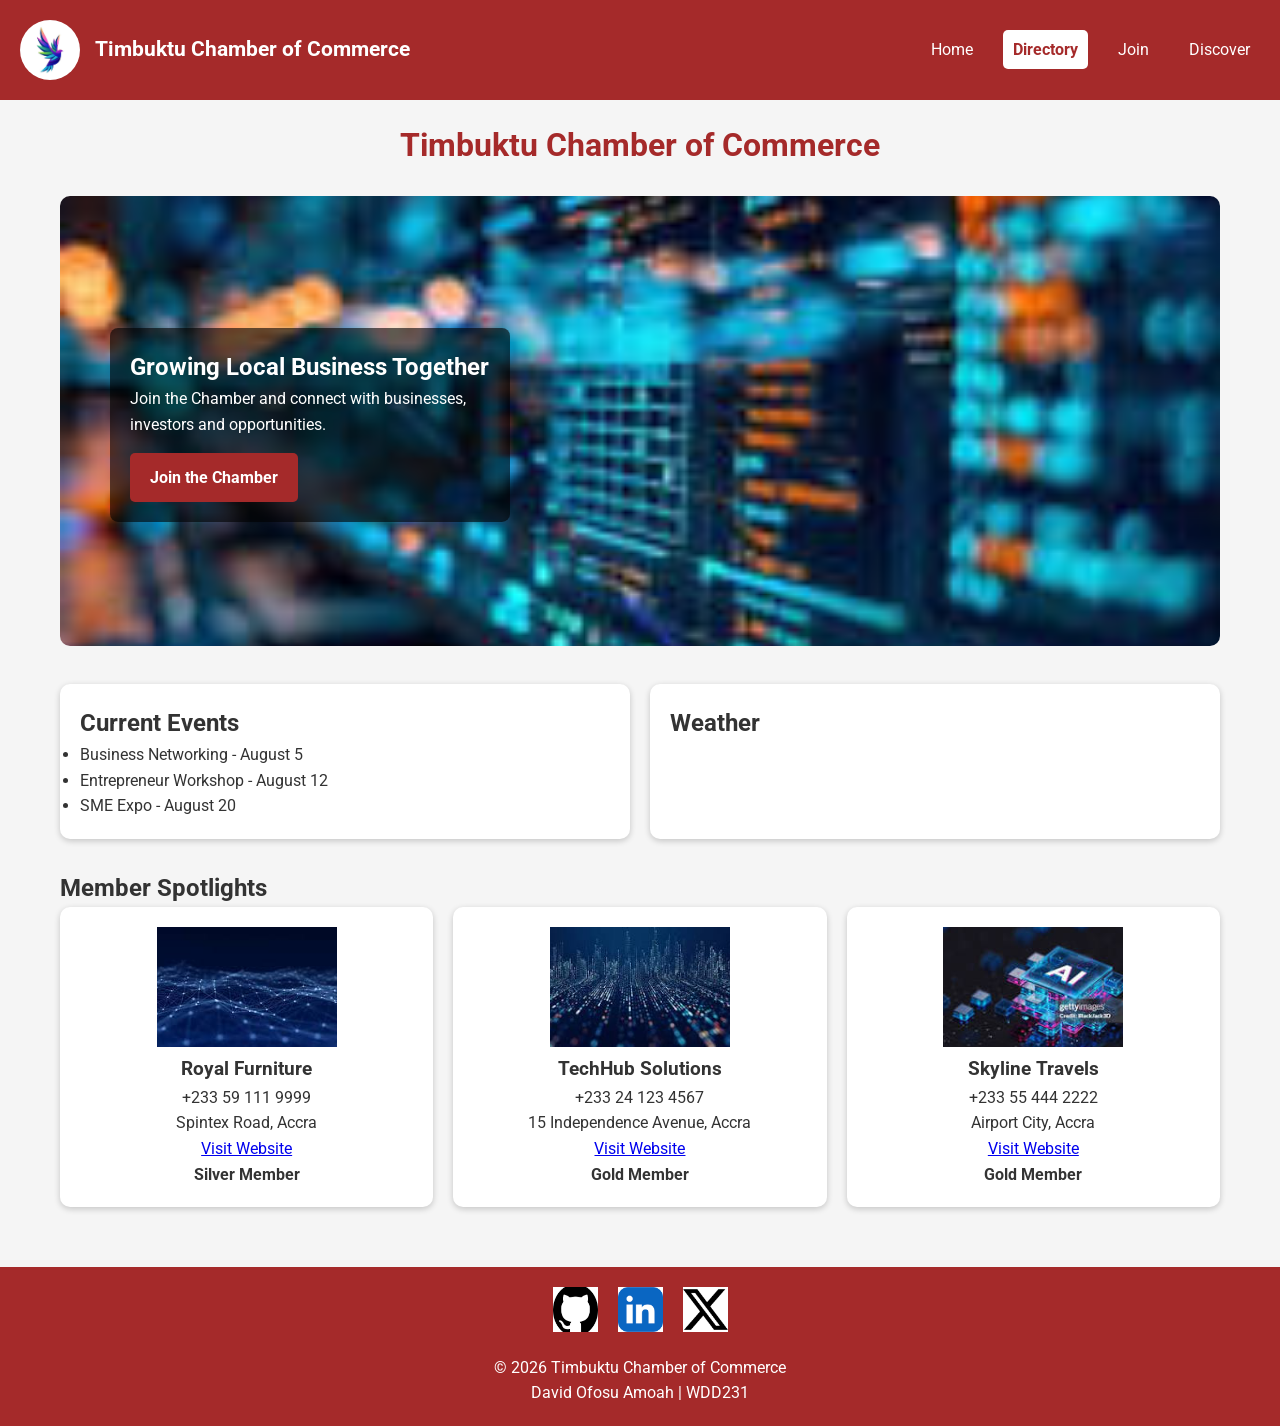
<file: chamber/index.html>
<!DOCTYPE html>
<html lang="en">
<head>
    <meta charset="UTF-8">
    <meta name="viewport" content="width=device-width, initial-scale=1.0">

    <title>Chamber of Commerce at Timbuktu Directory</title>
    

    <meta name="description" content="Business directory for the Timbuktu Chamber of Commerce.">
    <meta name="author" content="David Amoah">

    
    <meta property="og:title" content="Timbuktu Chamber of Commerce">
    <meta property="og:description" content="Join the Timbuktu Chamber of Commerce to discover local businesses, events, and opportunities for growth.">
    <meta property="og:image" content="https://ofosusu.github.io/wdd231/chamber/images/tech4.jpeg">
    <meta property="og:url" content="https://ofosusu.github.io/wdd231/chamber/index.html">

    
    <link rel="preconnect" href="https://fonts.googleapis.com">
    <link rel="preconnect" href="https://fonts.gstatic.com" crossorigin>

    <link href="https://fonts.googleapis.com/css2?family=Roboto:wght@300;400;500;700&display=swap" rel="stylesheet">

    
    <link rel="stylesheet" href="styles/styles.css">
    <link rel="stylesheet" href="styles/page.css">

    
    <script src="scripts/chamber.js" defer></script>
    <script src="scripts/script.js" defer></script>
    

<link rel="icon" href="images/favicon.ico">
</head>

<body>

<header>

    <nav class="header">

        <div class="head">

            <img
                src="images/logo1.jpeg"
                alt="Timbuktu Chamber Logo"
                width="50"
                height="50">

            <span id="title">
                Timbuktu Chamber of Commerce
            </span>

        </div>

        

        <button id="menu">
            &#9776;
        </button>

        <div class="navigation">

            <ul>

                <li>
                    <a href="index.html">
                        Home
                    </a>
                </li>

                <li>
                    <a href="directory.html" class="active">
                        Directory
                    </a>
                </li>

                <li>
                    <a href="join.html">
                        Join
                    </a>
                </li>

                <li>
                    <a href="discover.html">
                        Discover
                    </a>
                </li>

            </ul>

        </div>

    </nav>

</header>

<main>

<h1>Timbuktu Chamber of Commerce</h1>

<section class="hero">

    <img src="images/tech4.jpeg"
         alt="Timbuktu Business Community">

    <div class="hero-text">

        <h2>Growing Local Business Together</h2>

        <p>
            Join the Chamber and connect with businesses,
            investors and opportunities.
        </p>

        <a href="join.html" class="cta">
            Join the Chamber
        </a>

    </div>

</section>



<section class="home-grid">

<section class="events">

<h2>Current Events</h2>

<ul>

<li>Business Networking - August 5</li>

<li>Entrepreneur Workshop - August 12</li>

<li>SME Expo - August 20</li>

</ul>

</section>



<section class="weather">

<h2>Weather</h2>

<div id="current-weather"></div>

<div id="forecast"></div>

</section>

</section>



<section>

<h2>Member Spotlights</h2>

<div id="spotlights"></div>

</section>

</main>



<footer>

    <div class="social">
  <a href="https://github.com/ofosusu" target="_blank">
    <img src="images/github_icon.png" alt="GitHub">
</a>

<a href="https://linkedin.com/in/https://www.linkedin.com/in/david-ofosu-amoah-bb22a3314/" target="_blank">
    <img src="images/linkedin_logo.png" alt="LinkedIn">
</a>

<a href="https://x.com/@davedofosu" target="_blank">
    <img src="images/xlogo.png" alt="X">
</a>
        

    </div>

    <p>

        &copy; 2026 Timbuktu Chamber of Commerce

    </p>

    <p>

        David Ofosu Amoah | WDD231

    </p>

</footer>

</body>
</html>
</file>
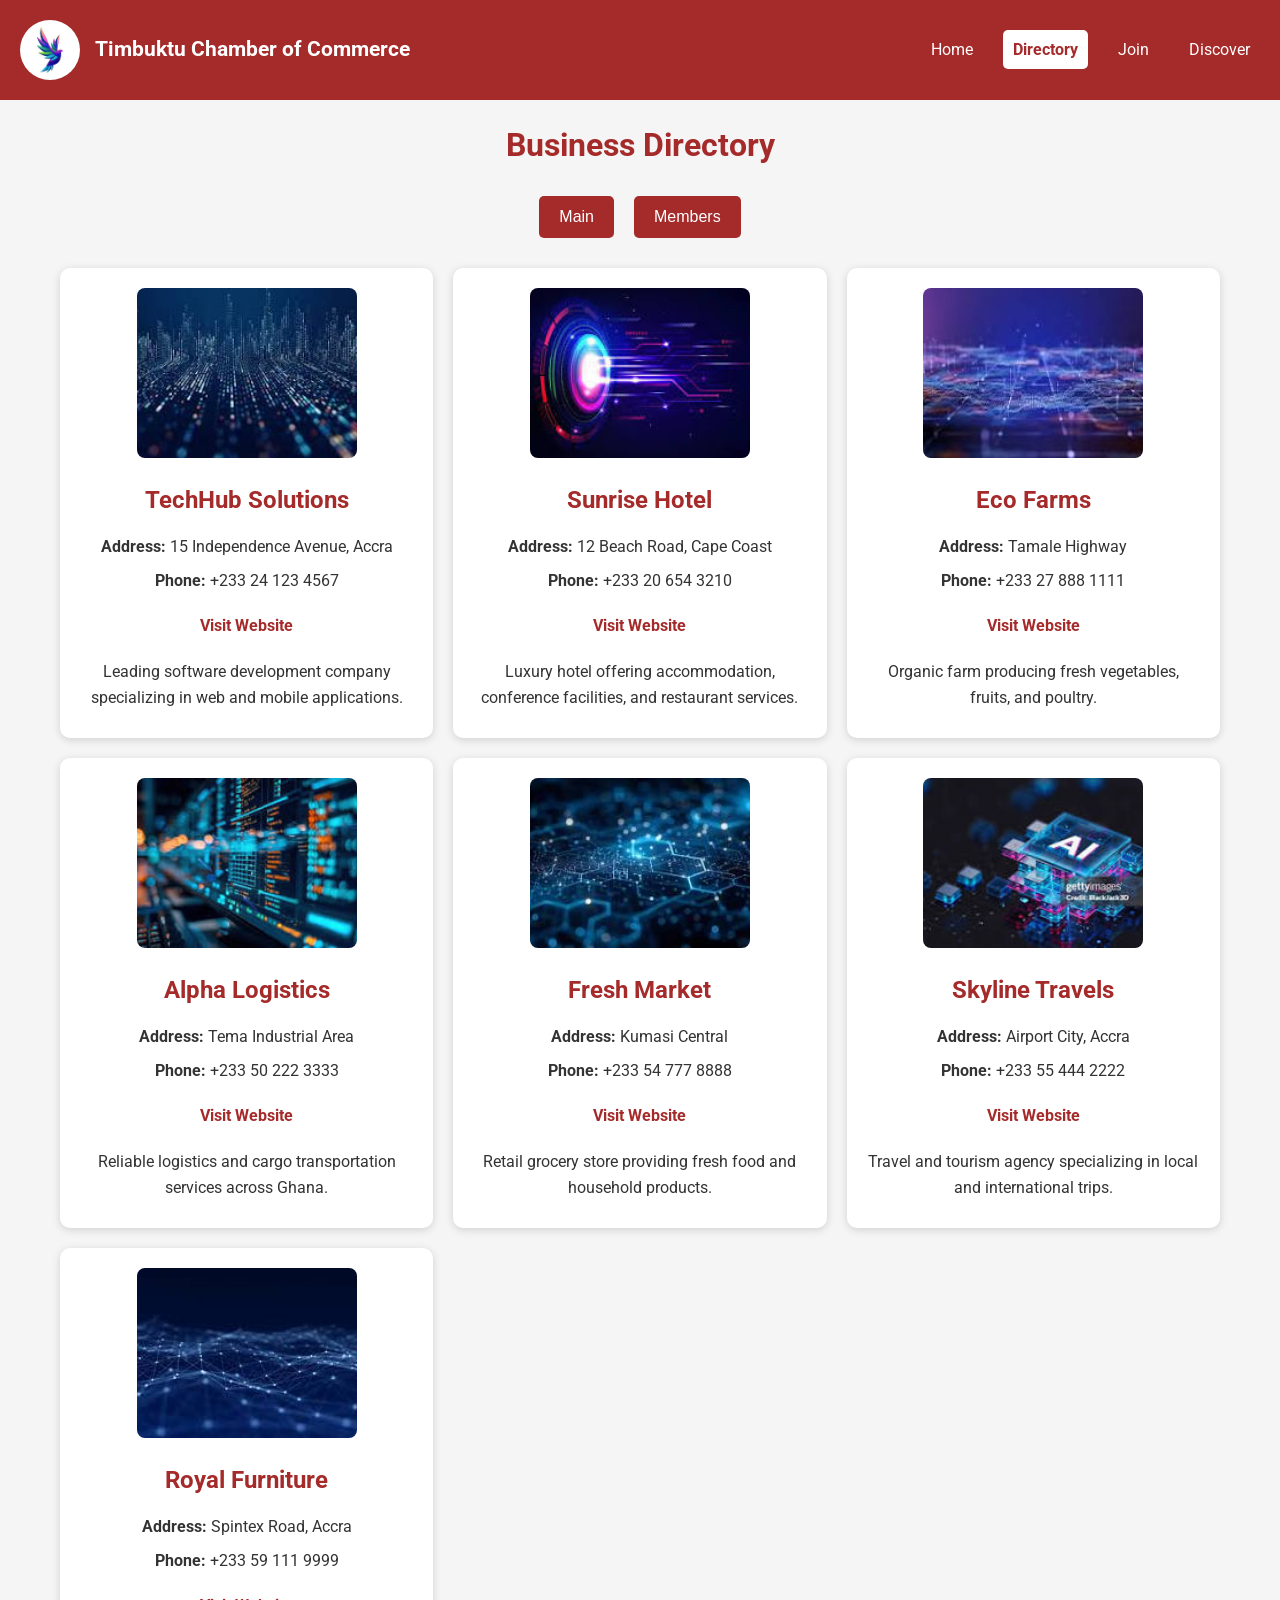
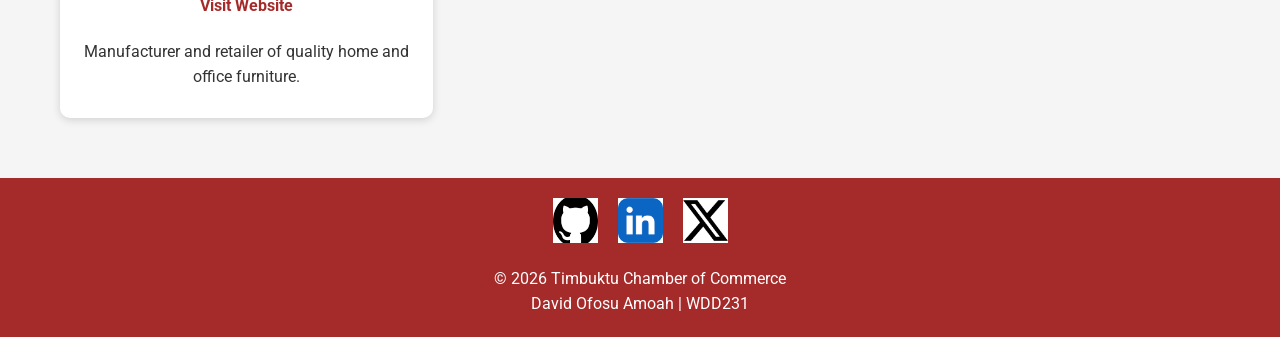
<file: chamber/directory.html>
<!DOCTYPE html>
<html lang="en">
<head>
    <meta charset="UTF-8">
    <meta name="viewport" content="width=device-width, initial-scale=1.0">

    <title>Chamber of Commerce at Timbuktu Directory</title>
    

    <meta name="description" content="Business directory for the Timbuktu Chamber of Commerce.">
    <meta name="author" content="David Amoah">

    
    <meta property="og:title" content="Timbuktu Chamber of Commerce">
    <meta property="og:description" content="Business Directory of Chamber Members present today looking ready">
    <meta property="og:image" content="[data-uri]">
    <meta property="og:url" content="https://ofosusu.github.io/wdd231/chamber/directory.html">

    
    <link rel="preconnect" href="https://fonts.googleapis.com">
    <link rel="preconnect" href="https://fonts.gstatic.com" crossorigin>

    <link href="https://fonts.googleapis.com/css2?family=Roboto:wght@300;400;500;700&display=swap" rel="stylesheet">

    
    <link rel="stylesheet" href="styles/styles.css">
    <link rel="stylesheet" href="styles/page.css">

    
    <script src="scripts/scripts.js" defer></script>

    
    <link rel="icon" href="favicon.ico">
</head>

<body>

<header>

    <nav class="header">

        <div class="head">

            <img
                src="images/logo1.jpeg"
                alt="Timbuktu Chamber Logo"
                width="50"
                height="50">

            <span id="title">
                Timbuktu Chamber of Commerce
            </span>

        </div>

        

        <button id="menu">
            &#9776;
        </button>

        <div class="navigation">

            <ul>

                <li>
                    <a href="index.html">
                        Home
                    </a>
                </li>

                <li>
                    <a href="directory.html" class="active">
                        Directory
                    </a>
                </li>

                <li>
                    <a href="join.html">
                        Join
                    </a>
                </li>

                <li>
                    <a href="discover.html">
                        Discover
                    </a>
                </li>

            </ul>

        </div>

    </nav>

</header>

<main>

    <h1>Business Directory</h1>

    <div class="buttons">

        <button id="grid">
            Main
        </button>

        <button id="list">
            Members
        </button>

    </div>

    <section
        id="members"
        class="grid">

    </section>

</main>

<footer>

    <div class="social">
  <a href="https://github.com/ofosusu" target="_blank">
    <img src="images/github_icon.png" alt="GitHub">
</a>

<a href="https://linkedin.com/in/https://www.linkedin.com/in/david-ofosu-amoah-bb22a3314/" target="_blank">
    <img src="images/linkedin_logo.png" alt="LinkedIn">
</a>

<a href="https://x.com/@davedofosu" target="_blank">
    <img src="images/xlogo.png" alt="X">
</a>
        

    </div>

    <p>

        &copy; 2026 Timbuktu Chamber of Commerce

    </p>

    <p>

        David Ofosu Amoah | WDD231

    </p>

</footer>

</body>
</html>
</file>
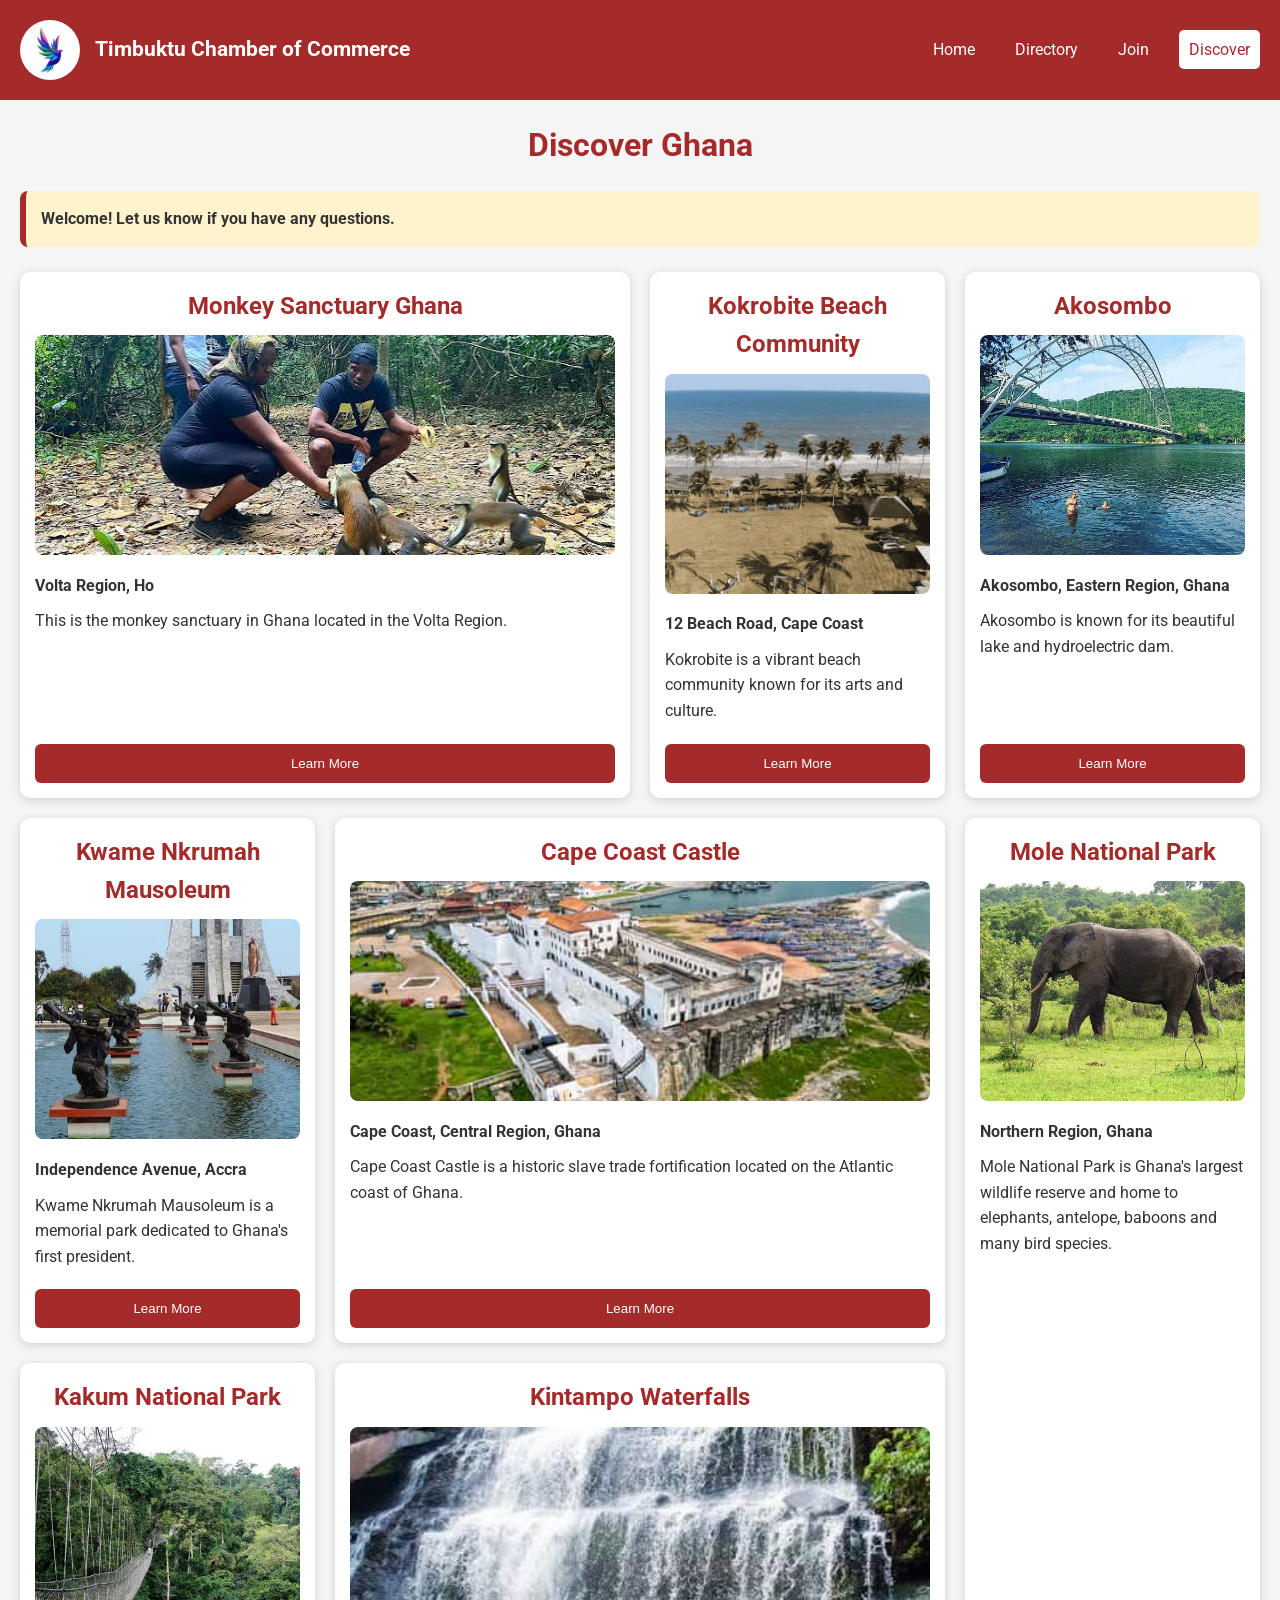
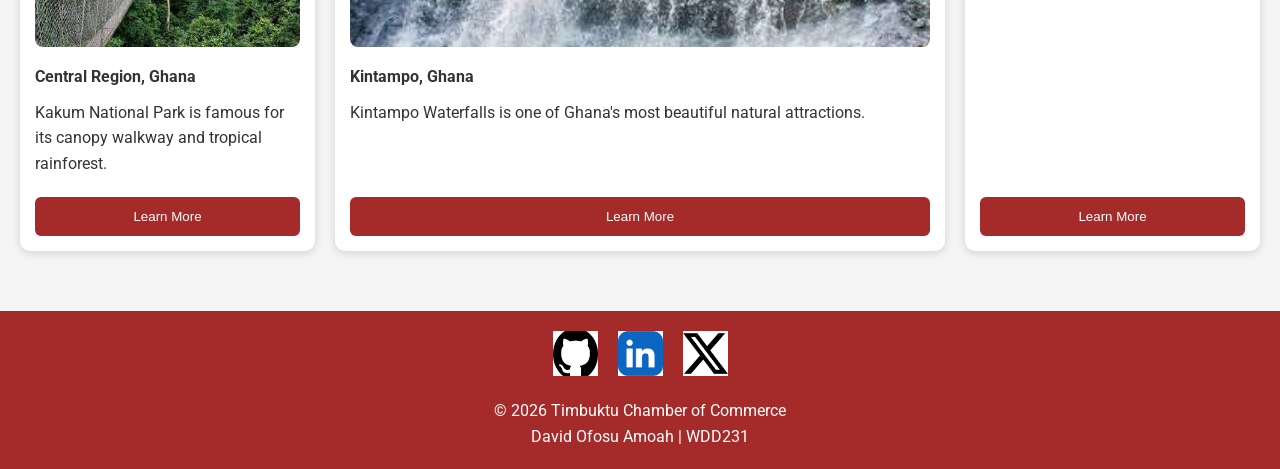
<file: chamber/discover.html>
<!DOCTYPE html>
<html lang="en">
<head>
    <meta charset="UTF-8">
    <meta name="viewport" content="width=device-width, initial-scale=1.0">

    <title>Discover Ghana | Timbuktu Chamber of Commerce of Ghana</title>

    <meta name="description" content="Discover places of interest in Ghana and learn about the rich culture and history of the country.">
    <meta name="author" content="David Ofosu Amoah">

    <link rel="preconnect" href="https://fonts.googleapis.com">
    <link rel="preconnect" href="https://fonts.gstatic.com" crossorigin>

    <link href="https://fonts.googleapis.com/css2?family=Roboto:wght@300;400;500;700&display=swap" rel="stylesheet">
    <meta property="og:title" content="Places of interest in Ghana and their rich culture and history and it is a great place to visit.">
    <meta property="og:description" content="Discover the rich culture and history of Ghana and learn about its diverse traditions and customs.">
    <meta property="og:image" content="https://ofosusu.github.io/wdd231/chamber/images/logo1.jpeg">
    <meta property="og:url" content="https://ofosusu.github.io/wdd231/chamber/discover.html">
    

    <link rel="stylesheet" href="styles/medium.css">
    <link rel="stylesheet" href="styles/page.css">

    <script type="module" src="scripts/discover.js"></script>

    <link rel="icon" href="favicon.ico">
</head>

<body>

<header>

    <nav class="header">

        <div class="head">

            <img
                src="images/logo1.jpeg"
                alt="Timbuktu Chamber Logo"
                width="50"
                height="50">

            <span id="title">Timbuktu Chamber of Commerce</span>

        </div>

        <button id="menu" aria-label="Open navigation menu">☰</button>

        <div class="navigation">

            <ul>

                <li><a href="index.html">Home</a></li>

                <li><a href="directory.html">Directory</a></li>

                <li><a href="join.html">Join</a></li>

                <li><a href="discover.html" class="active">Discover</a></li>

            </ul>

        </div>

    </nav>

</header>

<main>

    <h1>Discover Ghana</h1>

    <div id="visitMessage" class="visit-message"></div>

    <section id="places"></section>

</main>

<footer>

    <div class="social">

        <a href="https://github.com/ofosusu" target="_blank" rel="noopener noreferrer">
            <img src="images/github_icon.png" alt="GitHub">
        </a>

        <a href="https://www.linkedin.com/in/david-ofosu-amoah-bb22a3314/" target="_blank" rel="noopener noreferrer">
            <img src="images/linkedin_logo.png" alt="LinkedIn">
        </a>

        <a href="https://x.com/davedofosu" target="_blank" rel="noopener noreferrer">
            <img src="images/xlogo.png" alt="X">
        </a>

    </div>

    <p>&copy; 2026 Timbuktu Chamber of Commerce</p>

    <p>David Ofosu Amoah | WDD231</p>

</footer>

</body>
</html>
</file>
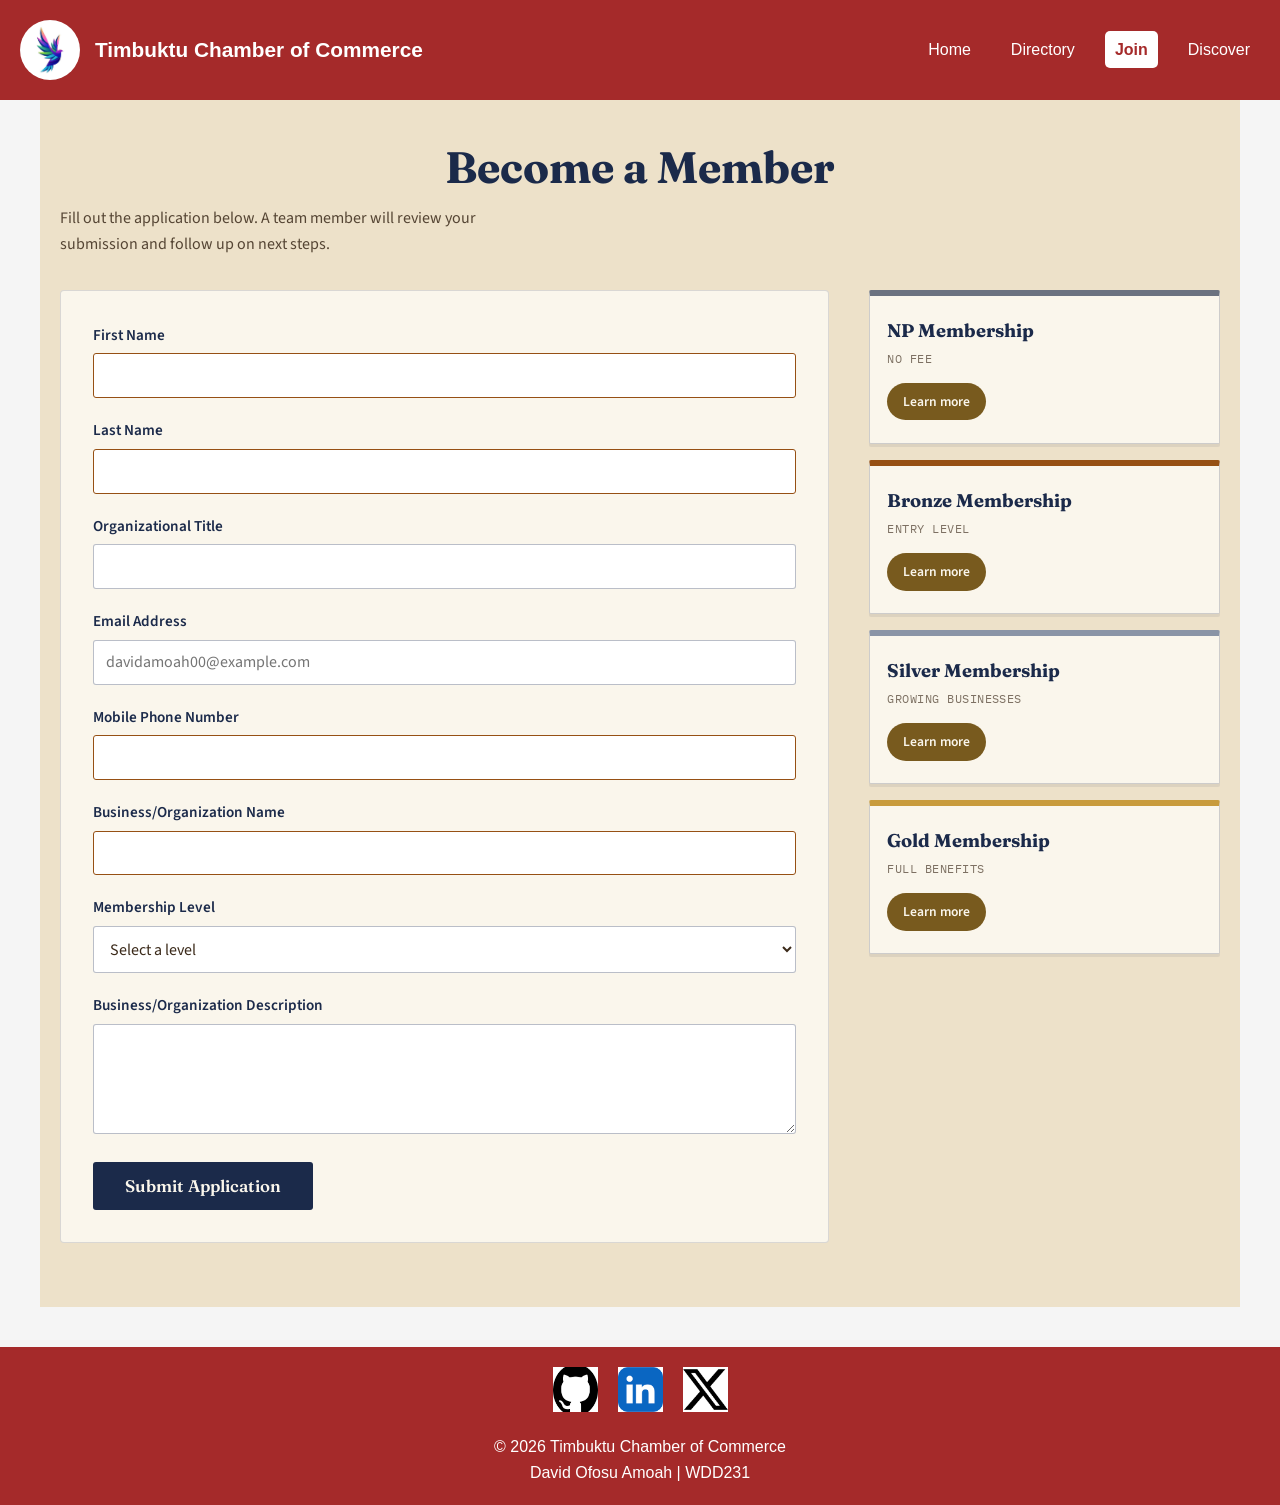
<file: chamber/join.html>
<!DOCTYPE html>
<html lang="en">
<head>
    <meta charset="UTF-8">
    <meta name="viewport" content="width=device-width, initial-scale=1.0">

    <title>Join | Timbuktu Chamber of Commerce</title>

    <meta name="description" content="Apply for membership with the Timbuktu Chamber of Commerce in Ghana.">
    <meta name="author" content="David Amoah">

    <meta property="og:title" content="Join the Timbuktu Chamber of Commerce in Ghana">
    <meta property="og:description" content="Apply for NP, Bronze, Silver, or Gold membership in Ghana.">
    <meta property="og:image" content="https://ofosusu.github.io/wdd231/chamber/images/logo1.jpeg">
    <meta property="og:url" content="https://ofosusu.github.io/wdd231/chamber/join.html">
    

    <link rel="preconnect" href="https://fonts.googleapis.com">
    <link rel="preconnect" href="https://fonts.gstatic.com" crossorigin>
    <link href="https://fonts.googleapis.com/css2?family=Fraunces:opsz,wght@9..144,400;9..144,600;9..144,700&family=Source+Sans+3:wght@400;600;700&family=IBM+Plex+Mono:wght@400;500&display=swap" rel="stylesheet">

    <link rel="stylesheet" href="styles/styles.css">
    <link rel="stylesheet" href="styles/page.css">
    <link rel="stylesheet" href="styles/join.css">

    <script src="scripts/scripts.js" defer></script>
    <script src="scripts/join.js" defer></script>

    <link rel="icon" href="favicon.ico">
</head>

<body>

<header>

    <nav class="header">

        <div class="head">

            <img
                src="images/logo1.jpeg"
                alt="Timbuktu Chamber Logo"
                width="50"
                height="50">

            <span id="title">
                Timbuktu Chamber of Commerce
            </span>

        </div>

        <button id="menu">
            &#9776;
        </button>

        <div class="navigation">

            <ul>

                <li>
                    <a href="index.html">
                        Home
                    </a>
                </li>

                <li>
                    <a href="directory.html">
                        Directory
                    </a>
                </li>

                <li>
                    <a href="join.html" class="active">
                        Join
                    </a>
                </li>

                <li>
                    <a href="discover.html">
                        Discover
                    </a>
                </li>

            </ul>

        </div>

    </nav>

</header>

<main class="join-main">

    <h1>Become a Member</h1>
    <p class="join-intro">Fill out the application below. A team member will review your submission and follow up on next steps.</p>

    <div class="join-layout">

        <form
            id="joinForm"
            method="get"
            action="thankyou.html"
            class="join-form">

            <label for="fname">
                First Name
                <input
                    type="text"
                    id="fname"
                    name="fname"
                    title="Enter your first name"
                    autocomplete="given-name"
                    required>
            </label>

            <label for="lname">
                Last Name
                <input
                    type="text"
                    id="lname"
                    name="lname"
                    title="Enter your last name"
                    autocomplete="family-name"
                    required>
            </label>

            <label for="orgtitle">
                Organizational Title
                <input
                    type="text"
                    id="orgtitle"
                    name="orgtitle"
                    title="Enter your title within your organization (letters, hyphens, and spaces only, minimum 7 characters)"
                    autocomplete="organization-title"
                    pattern="[A-Za-z\-\s]{7,}">
            </label>

            <label for="email">
                Email Address
                <input
                    type="email"
                    id="email"
                    name="email"
                    title="Enter your email address"
                    autocomplete="email"
                    placeholder="davidamoah00@example.com"
                    required>
            </label>

            <label for="phone">
                Mobile Phone Number
                <input
                    type="tel"
                    id="phone"
                    name="phone"
                    title="Enter your mobile phone number"
                    autocomplete="tel"
                    required>
            </label>

            <label for="orgname">
                Business/Organization Name
                <input
                    type="text"
                    id="orgname"
                    name="orgname"
                    title="Enter your business or organization name"
                    autocomplete="organization"
                    required>
            </label>

            <label for="membership">
                Membership Level
                <select
                    id="membership"
                    name="membership"
                    title="Select a membership level"
                    required>
                    <option value="" disabled selected>Select a level</option>
                    <option value="np">NP Membership</option>
                    <option value="bronze">Bronze Membership</option>
                    <option value="silver">Silver Membership</option>
                    <option value="gold">Gold Membership</option>
                </select>
            </label>

            <label for="description">
                Business/Organization Description
                <textarea
                    id="description"
                    name="description"
                    title="Briefly describe your business or organization"
                    rows="4"></textarea>
            </label>

            <input
                type="hidden"
                id="timestamp"
                name="timestamp">

            <input
                type="submit"
                value="Submit Application">

        </form>

        <section class="membership-cards" aria-label="Membership levels">

            <article class="card np">
                <h2>NP Membership</h2>
                <p class="card-tag">No fee</p>
                <a href="#modal-np" class="seal" data-modal="modal-np" aria-haspopup="dialog">
                    Learn more
                </a>
            </article>

            <article class="card bronze">
                <h2>Bronze Membership</h2>
                <p class="card-tag">Entry level</p>
                <a href="#modal-bronze" class="seal" data-modal="modal-bronze" aria-haspopup="dialog">
                    Learn more
                </a>
            </article>

            <article class="card silver">
                <h2>Silver Membership</h2>
                <p class="card-tag">Growing businesses</p>
                <a href="#modal-silver" class="seal" data-modal="modal-silver" aria-haspopup="dialog">
                    Learn more
                </a>
            </article>

            <article class="card gold">
                <h2>Gold Membership</h2>
                <p class="card-tag">Full benefits</p>
                <a href="#modal-gold" class="seal" data-modal="modal-gold" aria-haspopup="dialog">
                    Learn more
                </a>
            </article>

        </section>

    </div>

</main>

<dialog id="modal-np" class="scroll-modal">
    <h2>NP Membership</h2>
    <p class="modal-price">No cost — for registered non-profit organizations</p>
    <ul>
        <li>Listing in the online business directory</li>
        <li>Access to chamber networking events</li>
        <li>Monthly community newsletter</li>
    </ul>
    <button type="button" class="close-modal" autofocus>Close</button>
</dialog>

<dialog id="modal-bronze" class="scroll-modal">
    <h2>Bronze Membership</h2>
    <p class="modal-price">Entry-level paid tier</p>
    <ul>
        <li>Everything in NP Membership</li>
        <li>Directory listing with business logo</li>
        <li>One free event ticket per quarter</li>
    </ul>
    <button type="button" class="close-modal" autofocus>Close</button>
</dialog>

<dialog id="modal-silver" class="scroll-modal">
    <h2>Silver Membership</h2>
    <p class="modal-price">Mid-level paid tier</p>
    <ul>
        <li>Everything in Bronze Membership</li>
        <li>20% discount on chamber-hosted events</li>
        <li>Quarterly training workshop access</li>
        <li>Priority placement in directory search results</li>
    </ul>
    <button type="button" class="close-modal" autofocus>Close</button>
</dialog>

<dialog id="modal-gold" class="scroll-modal">
    <h2>Gold Membership</h2>
    <p class="modal-price">Top-level paid tier</p>
    <ul>
        <li>Everything in Silver Membership</li>
        <li>Spotlight placement on the chamber home page</li>
        <li>Unlimited free event tickets</li>
        <li>Featured advertising in the monthly newsletter</li>
        <li>Dedicated chamber liaison for your business</li>
    </ul>
    <button type="button" class="close-modal" autofocus>Close</button>
</dialog>

<footer>

    <div class="social">
        <a href="https://github.com/ofosusu" target="_blank">
            <img src="images/github_icon.png" alt="GitHub">
        </a>

        <a href="https://www.linkedin.com/in/david-ofosu-amoah-bb22a3314/" target="_blank">
            <img src="images/linkedin_logo.png" alt="LinkedIn">
        </a>

        <a href="https://x.com/@davedofosu" target="_blank">
            <img src="images/xlogo.png" alt="X">
        </a>
    </div>

    <p>
        &copy; 2026 Timbuktu Chamber of Commerce
    </p>

    <p>
        David Ofosu Amoah | WDD231
    </p>

</footer>

</body>
</html>
</file>
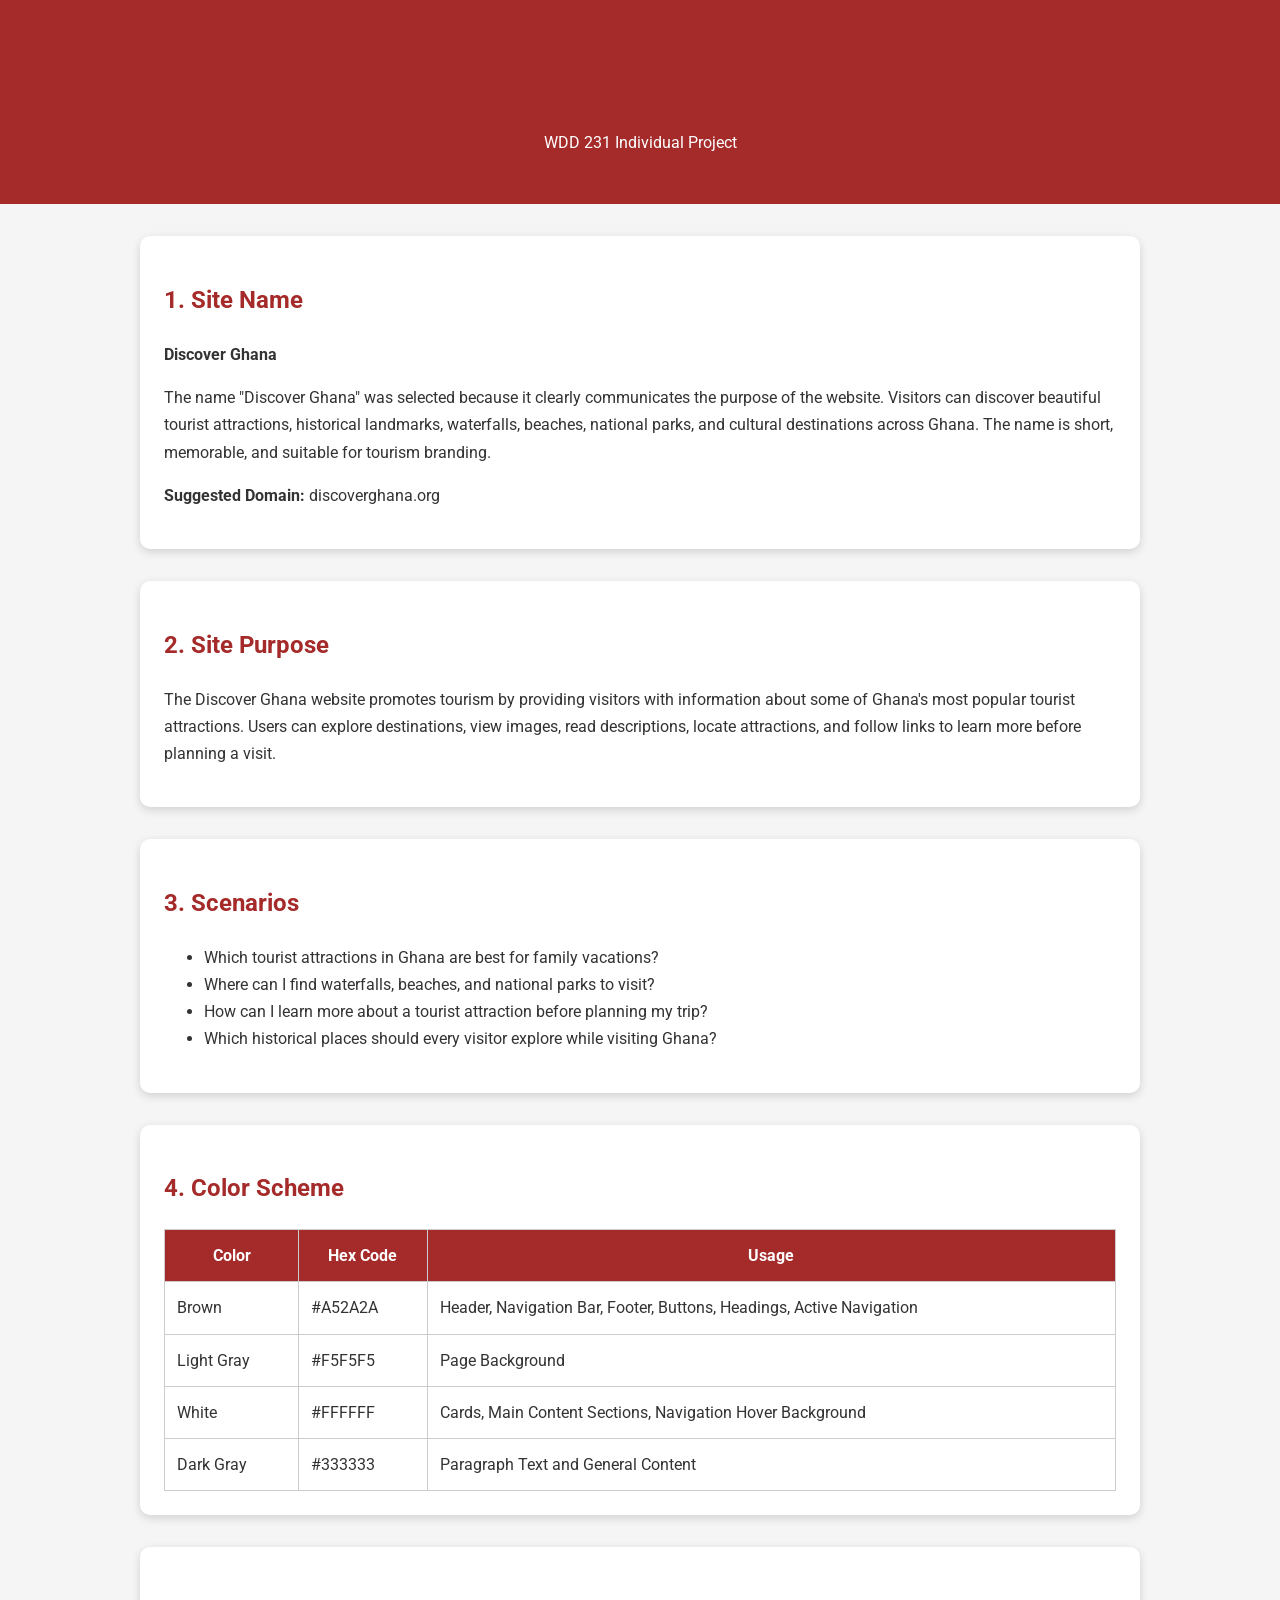
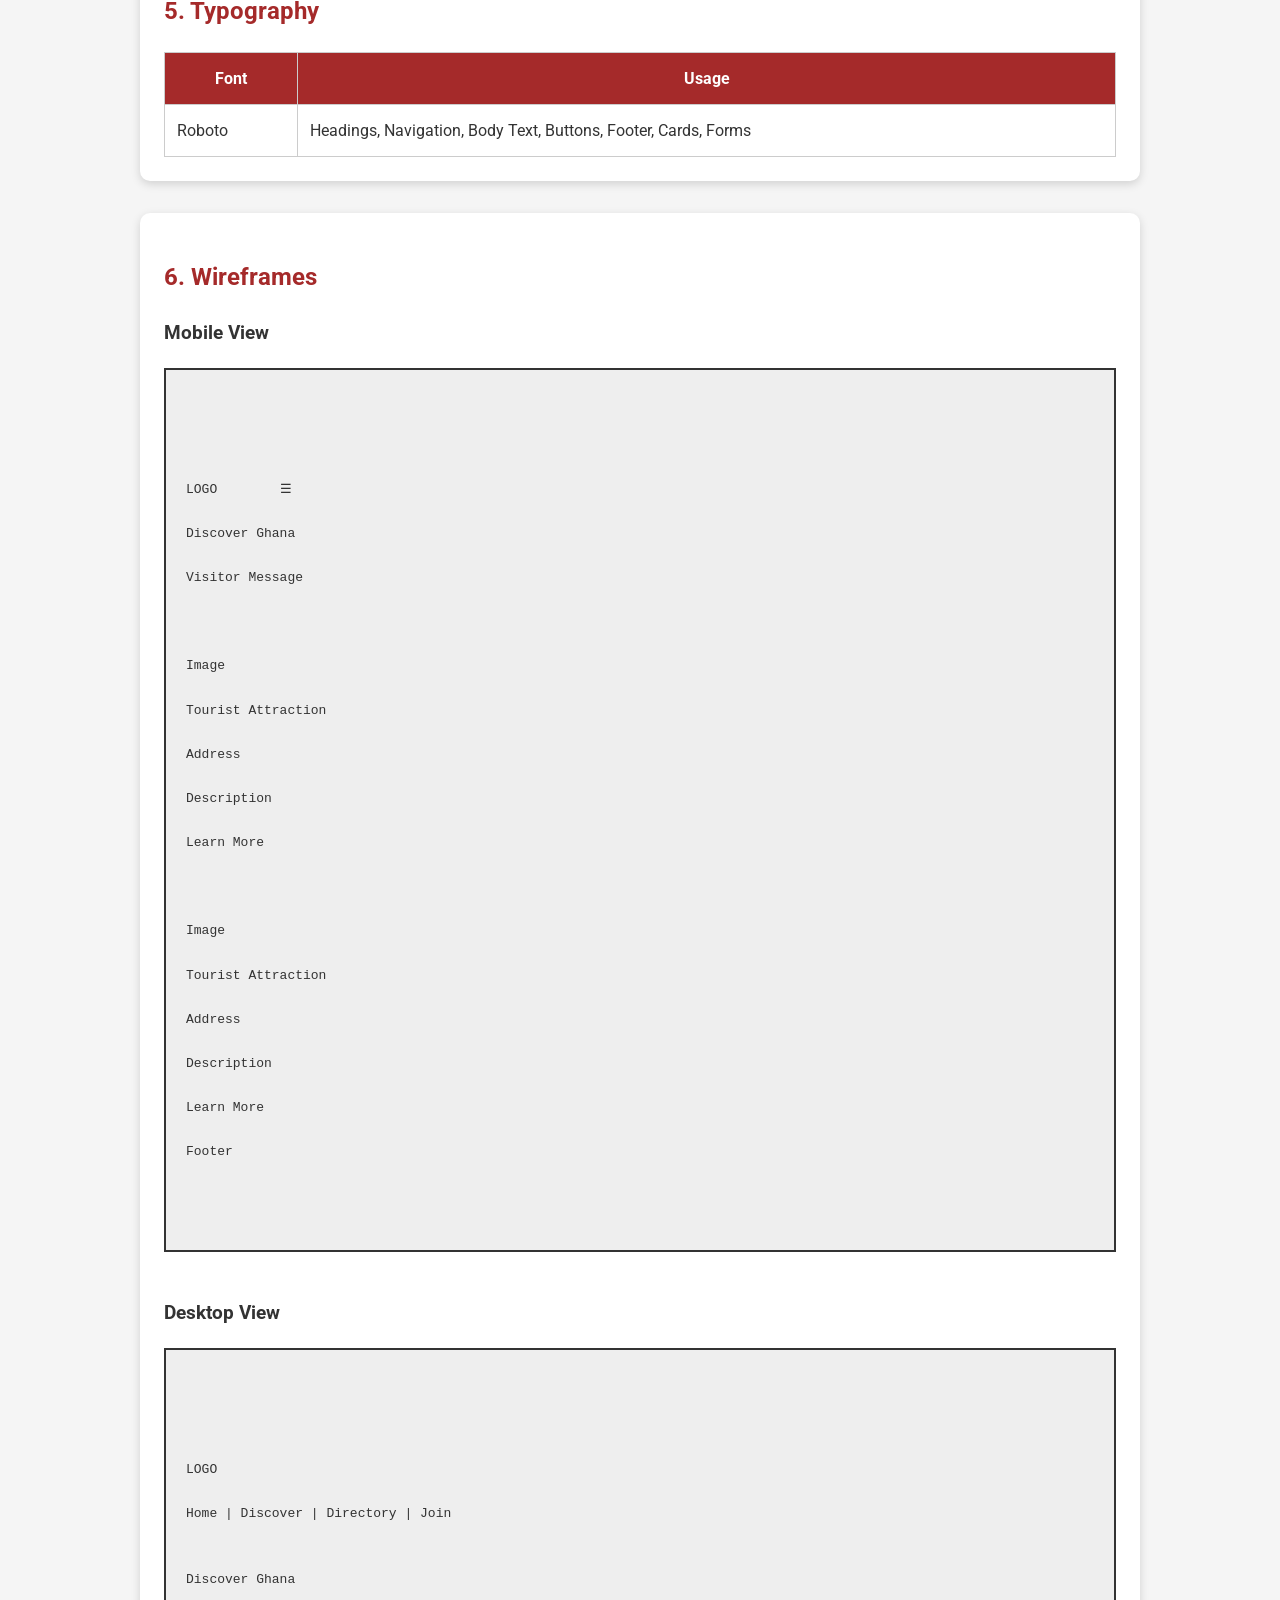
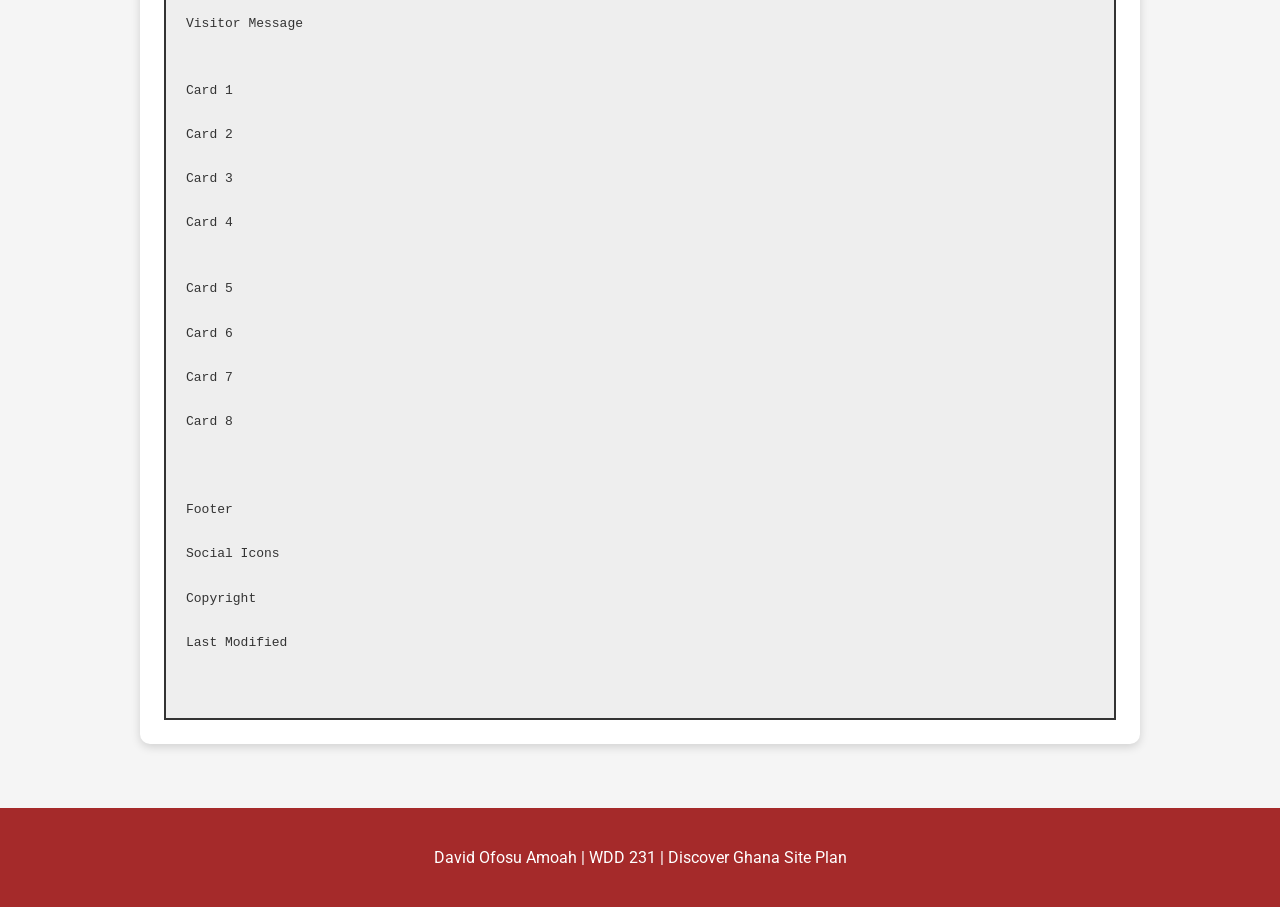
<file: chamber/siteplan.html>
<!DOCTYPE html>
<html lang="en">
<head>
<meta charset="UTF-8">
<meta name="viewport" content="width=device-width, initial-scale=1.0">
<title>Discover Ghana - Site Plan</title>

<link rel="preconnect" href="https://fonts.googleapis.com">
<link rel="preconnect" href="https://fonts.gstatic.com" crossorigin>

<link href="https://fonts.googleapis.com/css2?family=Roboto:wght@300;400;700&display=swap" rel="stylesheet">

<style>

body{
font-family:Roboto,sans-serif;
background:#f5f5f5;
color:#333;
margin:0;
line-height:1.7;
}

header{
background:#a52a2a;
color:white;
padding:2rem;
text-align:center;
}

main{
max-width:1000px;
margin:auto;
padding:2rem;
}

section{
background:white;
padding:1.5rem;
margin-bottom:2rem;
border-radius:10px;
box-shadow:0 3px 10px rgba(0,0,0,.15);
}

h1,h2{
color:#a52a2a;
}

table{
width:100%;
border-collapse:collapse;
margin-top:1rem;
}

table,th,td{
border:1px solid #ccc;
}

th{
background:#a52a2a;
color:white;
padding:12px;
}

td{
padding:12px;
}

.wireframe{
background:#eee;
border:2px solid #333;
padding:20px;
font-family:monospace;
white-space:pre;
overflow:auto;
}

footer{
background:#a52a2a;
color:white;
text-align:center;
padding:20px;
}

</style>

</head>

<body>

<header>

<h1>Discover Ghana Website Plan</h1>

<p>WDD 231 Individual Project</p>

</header>

<main>

<section>

<h2>1. Site Name</h2>

<p><strong>Discover Ghana</strong></p>

<p>
The name "Discover Ghana" was selected because it clearly communicates the purpose of the website.
Visitors can discover beautiful tourist attractions, historical landmarks, waterfalls, beaches,
national parks, and cultural destinations across Ghana.
The name is short, memorable, and suitable for tourism branding.
</p>

<p><strong>Suggested Domain:</strong> discoverghana.org</p>

</section>

<section>

<h2>2. Site Purpose</h2>

<p>

The Discover Ghana website promotes tourism by providing visitors with information about some of
Ghana's most popular tourist attractions. Users can explore destinations, view images, read
descriptions, locate attractions, and follow links to learn more before planning a visit.

</p>

</section>

<section>

<h2>3. Scenarios</h2>

<ul>

<li>Which tourist attractions in Ghana are best for family vacations?</li>

<li>Where can I find waterfalls, beaches, and national parks to visit?</li>

<li>How can I learn more about a tourist attraction before planning my trip?</li>

<li>Which historical places should every visitor explore while visiting Ghana?</li>

</ul>

</section>

<section>

<h2>4. Color Scheme</h2>

<table>

<tr>

<th>Color</th>

<th>Hex Code</th>

<th>Usage</th>

</tr>

<tr>

<td>Brown</td>

<td>#A52A2A</td>

<td>
Header, Navigation Bar, Footer, Buttons,
Headings, Active Navigation
</td>

</tr>

<tr>

<td>Light Gray</td>

<td>#F5F5F5</td>

<td>
Page Background
</td>

</tr>

<tr>

<td>White</td>

<td>#FFFFFF</td>

<td>
Cards, Main Content Sections,
Navigation Hover Background
</td>

</tr>

<tr>

<td>Dark Gray</td>

<td>#333333</td>

<td>
Paragraph Text and General Content
</td>

</tr>

</table>

</section>

<section>

<h2>5. Typography</h2>

<table>

<tr>

<th>Font</th>

<th>Usage</th>

</tr>

<tr>

<td>Roboto</td>

<td>

Headings,
Navigation,
Body Text,
Buttons,
Footer,
Cards,
Forms

</td>

</tr>

</table>

</section>

<section>

<h2>6. Wireframes</h2>

<h3>Mobile View</h3>

<div class="wireframe">



LOGO        ☰

Discover Ghana

Visitor Message



Image

Tourist Attraction

Address

Description

Learn More



Image

Tourist Attraction

Address

Description

Learn More

Footer



</div>

<br>

<h3>Desktop View</h3>

<div class="wireframe">



LOGO

Home | Discover | Directory | Join


Discover Ghana

Visitor Message


Card 1

Card 2

Card 3

Card 4


Card 5

Card 6

Card 7

Card 8



Footer

Social Icons

Copyright

Last Modified


</div>

</section>

</main>

<footer>

<p>

David Ofosu Amoah | WDD 231 | Discover Ghana Site Plan

</p>

</footer>

</body>

</html>
</file>
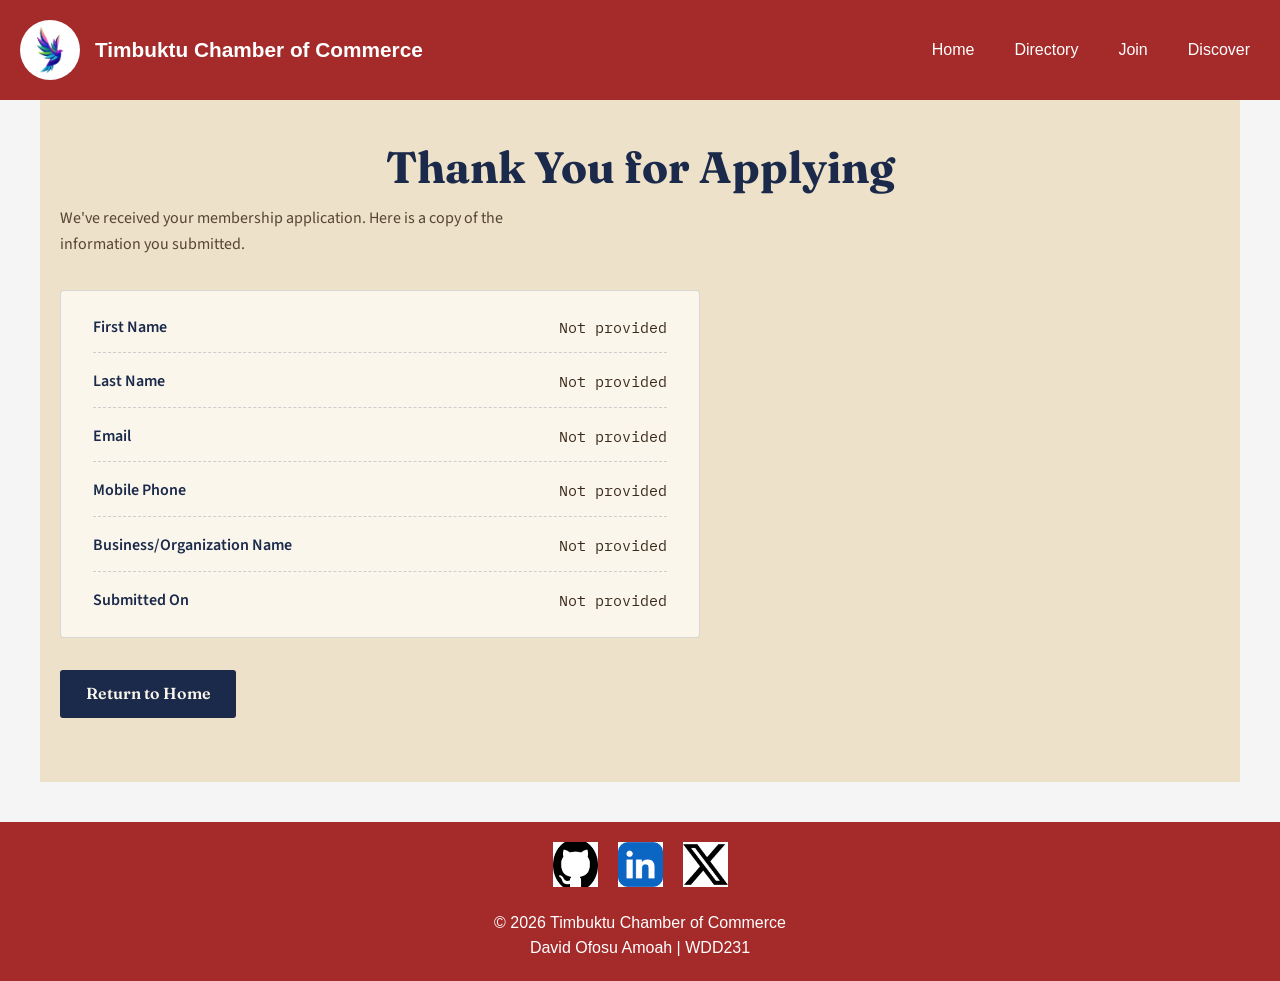
<file: chamber/thankyou.html>
<!DOCTYPE html>
<html lang="en">
<head>
    <meta charset="UTF-8">
    <meta name="viewport" content="width=device-width, initial-scale=1.0">

    <title>Thank You | Timbuktu Chamber of Commerce</title>

    <meta name="description" content="Confirmation page for Timbuktu Chamber of Commerce membership applications.">
    <meta name="author" content="David Amoah">

    <link rel="preconnect" href="https://fonts.googleapis.com">
    <link rel="preconnect" href="https://fonts.gstatic.com" crossorigin>
    <link href="https://fonts.googleapis.com/css2?family=Fraunces:opsz,wght@9..144,400;9..144,600;9..144,700&family=Source+Sans+3:wght@400;600;700&family=IBM+Plex+Mono:wght@400;500&display=swap" rel="stylesheet">

    <link rel="stylesheet" href="styles/styles.css">
    <link rel="stylesheet" href="styles/page.css">
    <link rel="stylesheet" href="styles/join.css">

    <script src="scripts/scripts.js" defer></script>
    <script src="scripts/thankyou.js" defer></script>

    <link rel="icon" href="favicon.ico">
</head>

<body>

<header>

    <nav class="header">

        <div class="head">

            <img
                src="images/logo1.jpeg"
                alt="Timbuktu Chamber Logo"
                width="50"
                height="50">

            <span id="title">
                Timbuktu Chamber of Commerce
            </span>

        </div>

        <button id="menu">
            &#9776;
        </button>

        <div class="navigation">

            <ul>

                <li>
                    <a href="index.html">
                        Home
                    </a>
                </li>

                <li>
                    <a href="directory.html">
                        Directory
                    </a>
                </li>

                <li>
                    <a href="join.html">
                        Join
                    </a>
                </li>

                <li>
                    <a href="discover.html">
                        Discover
                    </a>
                </li>

            </ul>

        </div>

    </nav>

</header>

<main class="thankyou-main">

    <h1>Thank You for Applying</h1>
    <p class="join-intro">We've received your membership application. Here is a copy of the information you submitted.</p>

    <dl class="submission-summary">

        <div>
            <dt>First Name</dt>
            <dd id="out-fname"></dd>
        </div>

        <div>
            <dt>Last Name</dt>
            <dd id="out-lname"></dd>
        </div>

        <div>
            <dt>Email</dt>
            <dd id="out-email"></dd>
        </div>

        <div>
            <dt>Mobile Phone</dt>
            <dd id="out-phone"></dd>
        </div>

        <div>
            <dt>Business/Organization Name</dt>
            <dd id="out-orgname"></dd>
        </div>

        <div>
            <dt>Submitted On</dt>
            <dd id="out-timestamp"></dd>
        </div>

    </dl>

    <a href="index.html" class="back-home">Return to Home</a>

</main>

<footer>

    <div class="social">
        <a href="https://github.com/ofosusu" target="_blank">
            <img src="images/github_icon.png" alt="GitHub">
        </a>

        <a href="https://linkedin.com/in/https://www.linkedin.com/in/david-ofosu-amoah-bb22a3314/" target="_blank">
            <img src="images/linkedin_logo.png" alt="LinkedIn">
        </a>

        <a href="https://x.com/@davedofosu" target="_blank">
            <img src="images/xlogo.png" alt="X">
        </a>
    </div>

    <p>
        &copy; 2026 Timbuktu Chamber of Commerce
    </p>

    <p>
        David Ofosu Amoah | WDD231
    </p>

</footer>

</body>
</html>
</file>
<file: chamber/styles/styles.css>
*{
    margin:0;
    padding:0;
    box-sizing:border-box;
}

body{
    font-family:"Roboto", sans-serif;
    background:#f5f5f5;
    color:#333;
    line-height:1.6;
}



.header{
    background:#a52a2a;
    color:#ffffff;
    display:flex;
    justify-content:space-between;
    align-items:center;
    padding:0 20px;
    min-height:100px;
    position:relative;
}

.head{
    display:flex;
    align-items:center;
    gap:15px;
}

.head img{
    width:60px;
    height:60px;
    object-fit:cover;
    border-radius:50%;
}

#title{
    font-size:1.3rem;
    font-weight:bold;
}



.navigation ul{
    display:flex;
    list-style:none;
}

.navigation li{
    margin-left:20px;
}

.navigation a{
    color:#ffffff;
    text-decoration:none;
    padding:10px;
    border-radius:5px;
    transition:0.3s;
}

.navigation a:hover{
    background:#ffffff;
    color:#a52a2a;
}

.navigation a.active{
    background:#ffffff;
    color:#a52a2a;
    font-weight:bold;
}



#menu{
    display:none;
    background:none;
    border:none;
    color:#ffffff;
    font-size:2rem;
    cursor:pointer;
}



main{
    max-width:1200px;
    margin:auto;
    padding:20px;
}

h1{
    text-align:center;
    margin-bottom:25px;
    color:#a52a2a;
}



.buttons{
    display:flex;
    justify-content:center;
    gap:20px;
    margin-bottom:30px;
}

.buttons button{
    background:#a52a2a;
    color:#ffffff;
    border:none;
    padding:12px 20px;
    cursor:pointer;
    border-radius:5px;
    font-size:1rem;
}

.buttons button:hover{
    background:#8B0000;
}



#members.grid{
    display:grid;
    grid-template-columns:repeat(auto-fit,minmax(280px,1fr));
    gap:20px;
}



#members section{
    background:#ffffff;
    border-radius:10px;
    padding:20px;
    text-align:center;
    box-shadow:0 2px 8px #00000026;
    transition:.3s;
}

#members section:hover{
    transform:translateY(-5px);
}

#members img{
    width:100%;
    max-width:220px;
    height:170px;
    object-fit:cover;
    border-radius:8px;
}

#members h2{
    margin:15px 0;
    color:#a52a2a;
}

#members p{
    margin:8px 0;
}

#members a{
    display:inline-block;
    margin:12px 0;
    color:#a52a2a;
    font-weight:bold;
    text-decoration:none;
}

#members a:hover{
    text-decoration:underline;
}


#members.list{
    display:flex;
    flex-direction:column;
    gap:20px;
}

#members.list section{
    display:grid;
    grid-template-columns:220px 1fr;
    align-items:center;
    text-align:left;
    gap:20px;
}

#members.list img{
    width:200px;
    height:150px;
}


footer{
    background:#a52a2a;
    color:#ffffff;
    text-align:center;
    margin-top:40px;
    padding:20px;
}

.social{
    display:flex;
    justify-content:center;
    gap:20px;
    margin-bottom:15px;
}

.social img{
    width:45px;
    height:45px;
    cursor:pointer;
}

@media screen and (max-width:768px){

.header{
    flex-wrap:wrap;
    padding:15px;
}

#menu{
    display:block;
}

.navigation{
    display:none;
    width:100%;
}

.navigation.open{
    display:block;
}

.navigation ul{
    flex-direction:column;
    width:100%;
}

.navigation li{
    margin:10px 0;
    text-align:center;
}

#members.grid{
    grid-template-columns:1fr;
}

#members.list section{
    display:block;
    text-align:center;
}

#members.list img{
    width:100%;
    max-width:250px;
    margin:auto;
}

.head{
    width:80%;
}

#title{
    font-size:1rem;
}

.buttons{
    flex-direction:column;
    align-items:center;
}

.buttons button{
    width:180px;
}

}
</file>
<file: chamber/styles/page.css>
.hero{

position:relative;

margin-bottom:30px;

}

.hero img{

width:100%;

height:450px;

object-fit:cover;

border-radius:10px;

}

.hero-text{

position:absolute;

top:50%;

left:50px;

transform:translateY(-50%);

background:rgba(0,0,0,.6);

color:white;

padding:20px;

border-radius:8px;

max-width:400px;

}

.cta{

display:inline-block;

margin-top:15px;

padding:12px 20px;

background:#a52a2a;

color:white;

text-decoration:none;

border-radius:5px;

font-weight:bold;

}

.home-grid{

display:grid;

grid-template-columns:1fr 1fr;

gap:20px;

margin-bottom:30px;

}

.events,
.weather{

background:white;

padding:20px;

border-radius:10px;

box-shadow:0 2px 6px rgba(0,0,0,.2);

}

#spotlights{

display:grid;

grid-template-columns:repeat(auto-fit,minmax(280px,1fr));

gap:20px;

}

#spotlights section{

background:white;

padding:20px;

border-radius:10px;

text-align:center;

box-shadow:0 2px 6px rgba(0,0,0,.2);

}

#spotlights img{

width:180px;

height:120px;

object-fit:cover;

}

@media(max-width:768px){

.home-grid{

grid-template-columns:1fr;

}

.hero-text{

left:20px;

right:20px;

max-width:90%;

}

}
</file>
<file: chamber/styles/medium.css>
* {
    margin: 0;
    padding: 0;
    box-sizing: border-box;
}

body {
    font-family: "Roboto", sans-serif;
    background: #f5f5f5;
    color: #333;
    line-height: 1.6;
}

.header {
    background: #a52a2a;
    color: #fff;
    display: flex;
    justify-content: space-between;
    align-items: center;
    padding: 0 20px;
    min-height: 100px;
    position: relative;
}

.head {
    display: flex;
    align-items: center;
    gap: 15px;
}

.head img {
    width: 60px;
    height: 60px;
    object-fit: cover;
    border-radius: 50%;
}

#title {
    font-size: 1.3rem;
    font-weight: bold;
}

.navigation ul {
    display: flex;
    list-style: none;
}

.navigation li {
    margin-left: 20px;
}

.navigation a {
    color: #fff;
    text-decoration: none;
    padding: 10px;
    border-radius: 5px;
    transition: .3s;
}

.navigation a:hover,
.navigation a.active {
    background: #fff;
    color: #a52a2a;
}

#menu {
    display: none;
    background: none;
    border: none;
    color: #fff;
    font-size: 2rem;
    cursor: pointer;
}

main {
    max-width: 1300px;
    margin: auto;
    padding: 20px;
}

main h1 {
    text-align: center;
    color: #a52a2a;
    margin-bottom: 20px;
}

.visit-message {
    background: #fff3cd;
    border-left: 6px solid #a52a2a;
    padding: 15px;
    margin-bottom: 25px;
    border-radius: 8px;
    font-weight: bold;
}

#places {
    display: grid;
    gap: 20px;
    grid-template-columns: repeat(4, 1fr);
    grid-template-areas:
        "one one two three"
        "four five five six"
        "seven eight eight six";
}

.card1 {
    grid-area: one;
}

.card2 {
    grid-area: two;
}

.card3 {
    grid-area: three;
}

.card4 {
    grid-area: four;
}

.card5 {
    grid-area: five;
}

.card6 {
    grid-area: six;
}

.card7 {
    grid-area: seven;
}

.card8 {
    grid-area: eight;
}

.card {
    background: #fff;
    border-radius: 10px;
    overflow: hidden;
    padding: 15px;
    box-shadow: 0 2px 10px rgba(0,0,0,.15);
    display: grid;
    grid-template-rows: auto auto auto 1fr auto;
    gap: 10px;
}

.card h2 {
    color: #a52a2a;
    text-align: center;
}

.card figure {
    width: 100%;
}

.card img {
    width: 100%;
    height: 220px;
    object-fit: cover;
    border-radius: 8px;
}

.card address {
    font-style: normal;
    font-weight: bold;
}

.card p {
    margin-bottom: 10px;
}

.card button {
    background: #a52a2a;
    color: #fff;
    border: none;
    padding: 12px;
    border-radius: 6px;
    cursor: pointer;
    transition: .3s;
}

.card button:hover {
    background: #8b0000;
}

footer {
    background: #a52a2a;
    color: #fff;
    text-align: center;
    padding: 20px;
    margin-top: 40px;
}

.social {
    display: flex;
    justify-content: center;
    gap: 20px;
    margin-bottom: 15px;
}

.social img {
    width: 45px;
    height: 45px;
}

@media (min-width: 641px) {

    .card img {
        transition: .4s;
    }

    .card img:hover {
        transform: scale(1.05);
        filter: brightness(110%);
        box-shadow: 0 10px 20px rgba(0,0,0,.4);
    }

}

@media (max-width:1024px) {

    #places {
        grid-template-columns: 1fr 1fr;
        grid-template-areas:
            "one two"
            "three four"
            "five six"
            "seven eight";
    }

}

@media (max-width:768px) {

    .header {
        flex-wrap: wrap;
        padding: 15px;
    }

    #menu {
        display: block;
    }

    .navigation {
        display: none;
        width: 100%;
    }

    .navigation.open {
        display: block;
    }

    .navigation ul {
        flex-direction: column;
        width: 100%;
    }

    .navigation li {
        margin: 10px 0;
        text-align: center;
    }

}

@media (max-width:640px) {

    #places {
        grid-template-columns: 1fr;
        grid-template-areas:
            "one"
            "two"
            "three"
            "four"
            "five"
            "six"
            "seven"
            "eight";
    }

    .card {
        text-align: center;
    }

    .card img:hover {
        transform: none;
        filter: none;
        box-shadow: none;
    }

}
</file>
<file: chamber/styles/join.css>
:root {
    --indigo: #1B2A4A;
    --indigo-deep: #101a30;
    --sand: #EDE1C9;
    --cream: #FAF6EC;
    --gold: #C89B3C;
    --ink: #3B2A1A;
    --gold-dark: #785A1E;
    --clay: #965014;

    --font-display: "Fraunces", serif;
    --font-body: "Source Sans 3", sans-serif;
    --font-mono: "IBM Plex Mono", monospace;
}

.join-main,
.thankyou-main {
    background-color: var(--sand);
    color: var(--ink);
    font-family: var(--font-body);
    padding: 2rem 1.25rem 4rem;
}

.join-main h1,
.thankyou-main h1 {
    font-family: var(--font-display);
    font-weight: 700;
    font-size: clamp(2rem, 5vw, 2.75rem);
    color: var(--indigo);
    margin-bottom: 0.25rem;
}

.join-intro {
    max-width: 60ch;
    margin-bottom: 2rem;
    color: var(--ink);
    opacity: 0.85;
}

.join-layout {
    display: flex;
    flex-direction: column;
    gap: 2.5rem;
}

@media (min-width: 900px) {
    .join-layout {
        flex-direction: row;
        align-items: flex-start;
    }

    .join-form {
        flex: 2;
    }

    .membership-cards {
        flex: 1;
        position: sticky;
        top: 1.5rem;
    }
}

.join-form {
    display: flex;
    flex-direction: column;
    gap: 1.25rem;
    background: var(--cream);
    padding: 2rem;
    border: 1px solid rgba(27, 42, 74, 0.15);
    border-radius: 4px;
}

.join-form label {
    display: flex;
    flex-direction: column;
    gap: 0.4rem;
    font-weight: 600;
    color: var(--indigo);
    font-size: 0.95rem;
}

.join-form input[type="text"],
.join-form input[type="email"],
.join-form input[type="tel"],
.join-form select,
.join-form textarea {
    font-family: var(--font-body);
    font-size: 1rem;
    font-weight: 400;
    color: var(--ink);
    background: #fff;
    border: 1px solid rgba(27, 42, 74, 0.3);
    border-radius: 3px;
    padding: 0.65rem 0.75rem;
}

.join-form input:focus-visible,
.join-form select:focus-visible,
.join-form textarea:focus-visible,
.seal:focus-visible,
.close-modal:focus-visible,
.back-home:focus-visible {
    outline: 3px solid var(--gold);
    outline-offset: 2px;
}

.join-form input:invalid:not(:placeholder-shown) {
    border-color: var(--clay);
}

.join-form textarea {
    resize: vertical;
    min-height: 6rem;
}

.join-form input[type="submit"] {
    align-self: flex-start;
    margin-top: 0.5rem;
    font-family: var(--font-display);
    font-weight: 600;
    font-size: 1.05rem;
    color: var(--cream);
    background: var(--indigo);
    border: none;
    border-radius: 3px;
    padding: 0.85rem 2rem;
    cursor: pointer;
    transition: background-color 0.2s ease;
}

.join-form input[type="submit"]:hover,
.join-form input[type="submit"]:focus-visible {
    background: var(--indigo-deep);
}

.membership-cards {
    display: grid;
    grid-template-columns: repeat(2, 1fr);
    gap: 1rem;
}

@media (min-width: 900px) {
    .membership-cards {
        grid-template-columns: 1fr;
    }
}

.card {
    background: var(--cream);
    border: 1px solid rgba(27, 42, 74, 0.2);
    border-top: 6px solid var(--indigo);
    border-radius: 2px;
    padding: 1.25rem 1.1rem 1.4rem;
    position: relative;
    box-shadow: 0 3px 0 rgba(27, 42, 74, 0.08);

    opacity: 0;
    transform: translateY(14px);
    animation: unfurl 0.6s ease-out forwards;
    animation-delay: calc(var(--delay) * 140ms + 200ms);
}

.card.np {
    border-top-color: #6b7280;
    --delay: 0;
}

.card.bronze {
    border-top-color: var(--clay);
    --delay: 1;
}

.card.silver {
    border-top-color: #8a94a6;
    --delay: 2;
}

.card.gold {
    border-top-color: var(--gold);
    --delay: 3;
}

@keyframes unfurl {
    to {
        opacity: 1;
        transform: translateY(0);
    }
}

@media (prefers-reduced-motion: reduce) {
    .card {
        animation: none;
        opacity: 1;
        transform: none;
    }
}

.card h2 {
    font-family: var(--font-display);
    font-size: 1.15rem;
    color: var(--indigo);
    margin-bottom: 0.25rem;
}

.card-tag {
    font-family: var(--font-mono);
    font-size: 0.75rem;
    text-transform: uppercase;
    letter-spacing: 0.04em;
    color: var(--ink);
    opacity: 0.65;
    margin-bottom: 0.9rem;
}

.seal {
    display: inline-block;
    font-family: var(--font-body);
    font-weight: 600;
    font-size: 0.85rem;
    text-decoration: none;
    color: var(--cream);
    background: var(--gold-dark);
    border: none;
    border-radius: 999px;
    padding: 0.5rem 1rem;
    cursor: pointer;
    transition: background-color 0.2s ease;
}

.seal:hover {
    background: var(--gold);
}

.scroll-modal {
    max-width: 32rem;
    width: 90%;
    border: none;
    border-radius: 4px;
    padding: 2rem;
    background: var(--cream);
    color: var(--ink);
    font-family: var(--font-body);
    border-top: 8px solid var(--gold);
}

.scroll-modal::backdrop {
    background: rgba(16, 26, 48, 0.65);
}

.scroll-modal h2 {
    font-family: var(--font-display);
    color: var(--indigo);
    margin-bottom: 0.25rem;
}

.modal-price {
    font-family: var(--font-mono);
    font-size: 0.85rem;
    color: var(--clay);
    margin-bottom: 1rem;
}

.scroll-modal ul {
    margin: 0 0 1.5rem 1.1rem;
    display: flex;
    flex-direction: column;
    gap: 0.5rem;
}

.close-modal {
    font-family: var(--font-body);
    font-weight: 600;
    color: var(--cream);
    background: var(--indigo);
    border: none;
    border-radius: 3px;
    padding: 0.6rem 1.4rem;
    cursor: pointer;
}

.close-modal:hover {
    background: var(--indigo-deep);
}

.submission-summary {
    background: var(--cream);
    border: 1px solid rgba(27, 42, 74, 0.15);
    border-radius: 4px;
    padding: 1.5rem 2rem;
    max-width: 40rem;
    display: flex;
    flex-direction: column;
    gap: 1rem;
}

.submission-summary div {
    display: flex;
    justify-content: space-between;
    gap: 1rem;
    border-bottom: 1px dashed rgba(27, 42, 74, 0.2);
    padding-bottom: 0.75rem;
}

.submission-summary div:last-child {
    border-bottom: none;
    padding-bottom: 0;
}

.submission-summary dt {
    font-weight: 600;
    color: var(--indigo);
}

.submission-summary dd {
    font-family: var(--font-mono);
    font-size: 0.95rem;
    text-align: right;
}

.back-home {
    display: inline-block;
    margin-top: 2rem;
    font-family: var(--font-display);
    font-weight: 600;
    color: var(--cream);
    background: var(--indigo);
    padding: 0.7rem 1.6rem;
    border-radius: 3px;
    text-decoration: none;
}

.back-home:hover {
    background: var(--indigo-deep);
}
</file>
